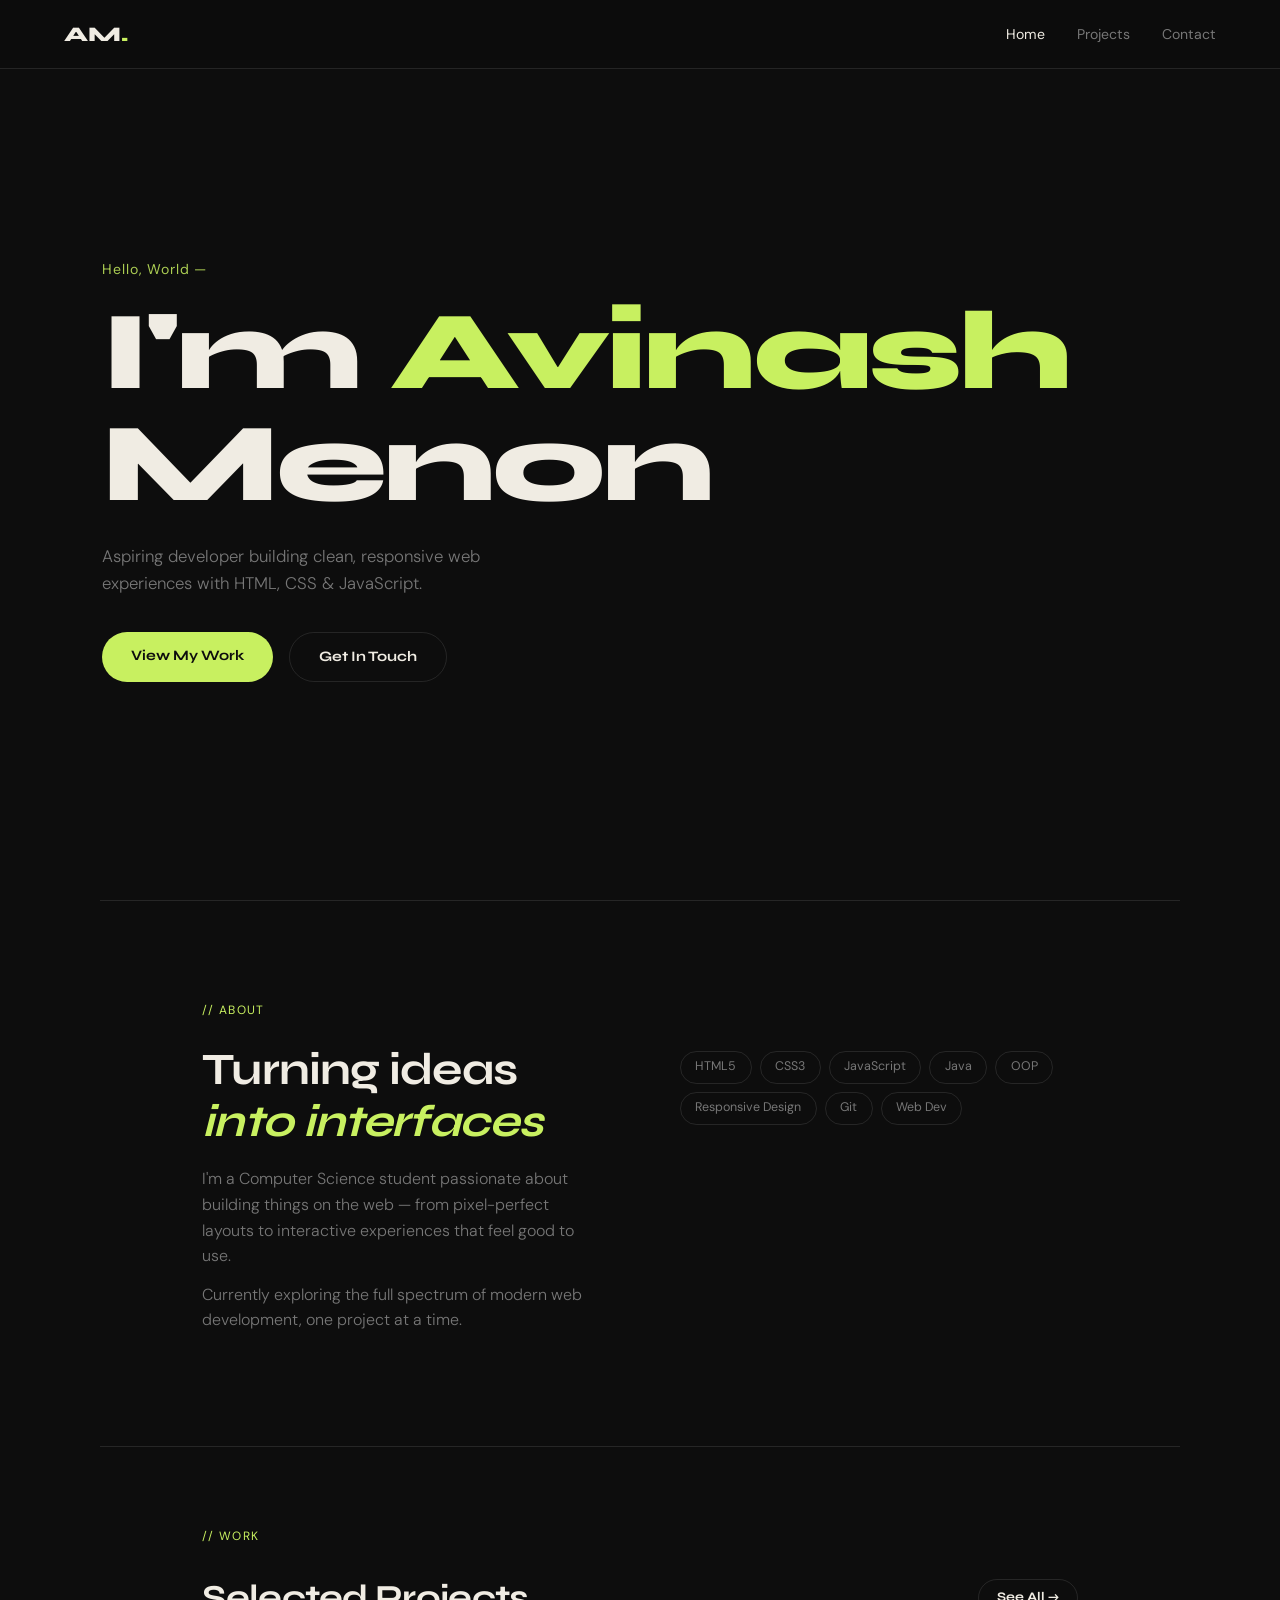
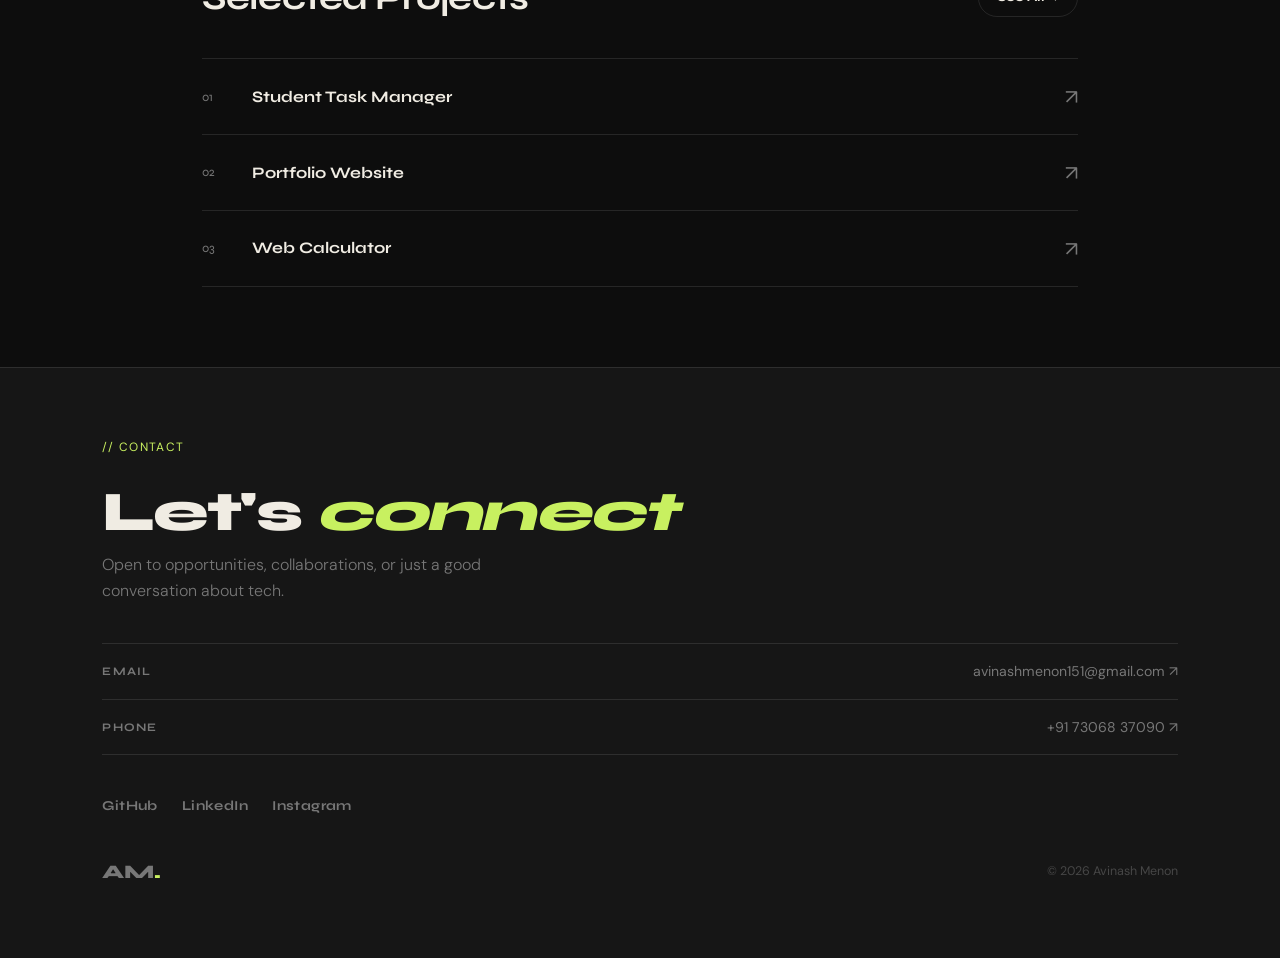
<file: index.html>
<!DOCTYPE html>
<html lang="en">
<head>
    <meta charset="UTF-8">
    <meta name="viewport" content="width=device-width, initial-scale=1.0">
    <title>Avinash Menon | Developer</title>
    <link rel="stylesheet" href="style.css">
    <link rel="preconnect" href="https://fonts.googleapis.com">
    <link href="https://fonts.googleapis.com/css2?family=Syne:wght@700;800&family=DM+Sans:wght@300;400&display=swap" rel="stylesheet">
</head>
<body>

    <nav>
        <div class="logo">AM<span class="accent">.</span></div>
        <ul>
            <li><a href="index.html" class="active">Home</a></li>
            <li><a href="projects.html">Projects</a></li>
            <li><a href="#contact">Contact</a></li>
        </ul>
    </nav>

    <section class="hero">
        <p class="eyebrow">Hello, World —</p>
        <h1>I'm <span class="accent">Avinash</span><br>Menon</h1>
        <p class="hero-sub">Aspiring developer building clean, responsive web experiences with HTML, CSS &amp; JavaScript.</p>
        <div class="cta-row">
            <a href="projects.html" class="btn-fill">View My Work</a>
            <a href="#contact" class="btn-outline">Get In Touch</a>
        </div>
    </section>

    <section class="about" id="about">
        <div class="section-label">// About</div>
        <div class="about-grid">
            <div>
                <h2>Turning ideas<br><em>into interfaces</em></h2>
                <p>I'm a Computer Science student passionate about building things on the web — from pixel-perfect layouts to interactive experiences that feel good to use.</p>
                <p>Currently exploring the full spectrum of modern web development, one project at a time.</p>
            </div>
            <div class="skills">
                <span>HTML5</span>
                <span>CSS3</span>
                <span>JavaScript</span>
                <span>Java</span>
                <span>OOP</span>
                <span>Responsive Design</span>
                <span>Git</span>
                <span>Web Dev</span>
            </div>
        </div>
    </section>

    <section class="teaser">
        <div class="section-label">// Work</div>
        <div class="teaser-header">
            <h2>Selected Projects</h2>
            <a href="projects.html" class="btn-outline small">See All →</a>
        </div>
        <div class="teaser-list">
            <a href="projects.html" class="teaser-item">
                <span class="num">01</span>
                <span class="teaser-title">Student Task Manager</span>
                <span class="arrow">↗</span>
            </a>
            <a href="projects.html" class="teaser-item">
                <span class="num">02</span>
                <span class="teaser-title">Portfolio Website</span>
                <span class="arrow">↗</span>
            </a>
            <a href="projects.html" class="teaser-item">
                <span class="num">03</span>
                <span class="teaser-title">Web Calculator</span>
                <span class="arrow">↗</span>
            </a>
        </div>
    </section>

    <footer id="contact">
        <div class="section-label">// Contact</div>
        <h2>Let's <em>connect</em></h2>
        <p class="footer-sub">Open to opportunities, collaborations, or just a good conversation about tech.</p>
        <div class="contact-links">
            <a href="mailto:avinashmenon151@gmail.com" class="contact-row">
                <span class="clabel">Email</span>
                <span>avinashmenon151@gmail.com ↗</span>
            </a>
            <a href="tel:+917306837090" class="contact-row">
                <span class="clabel">Phone</span>
                <span>+91 73068 37090 ↗</span>
            </a>
        </div>
        <div class="social-row">
            <a href="https://github.com/avinashmenon151-art" target="_blank" rel="noopener">GitHub</a>
            <a href="https://www.linkedin.com/in/avinash-menon-6976b7378/" target="_blank" rel="noopener">LinkedIn</a>
            <a href="https://www.instagram.com/avinash15" target="_blank" rel="noopener">Instagram</a>
        </div>
        <div class="footer-bottom">
            <span class="logo">AM<span class="accent">.</span></span>
            <span class="copy">© 2026 Avinash Menon</span>
        </div>
    </footer>

</body>
</html>
</file>
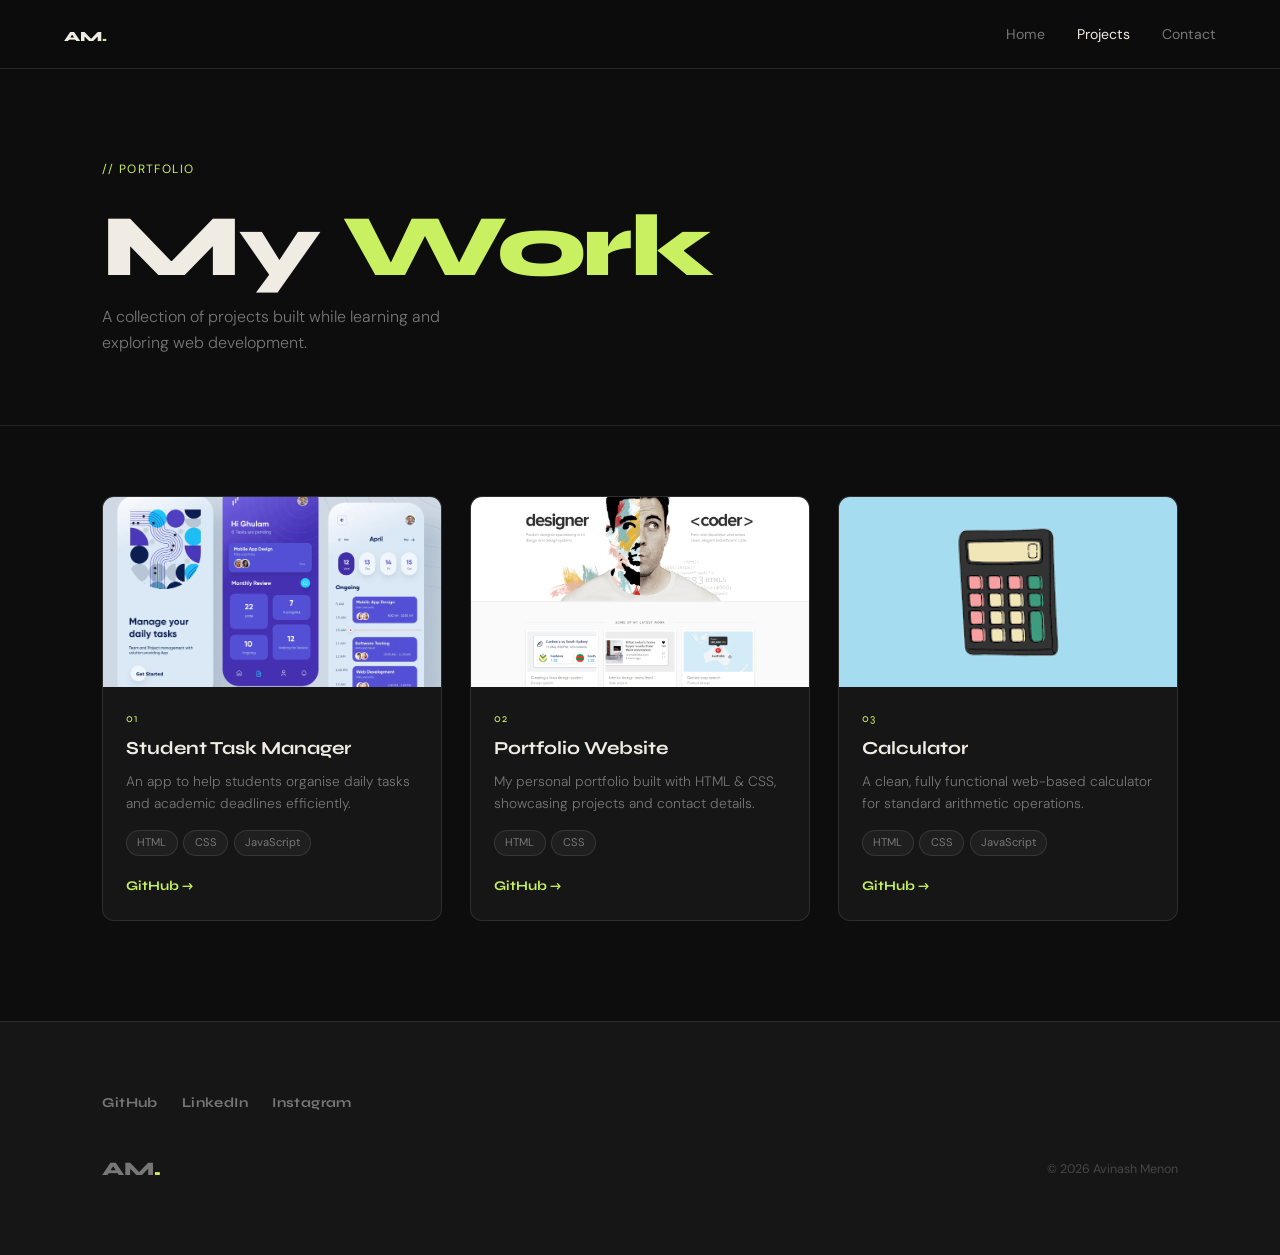
<file: projects.html>
<!DOCTYPE html>
<html lang="en">
<head>
    <meta charset="UTF-8">
    <meta name="viewport" content="width=device-width, initial-scale=1.0">
    <title>Projects | Avinash Menon</title>
    <link rel="stylesheet" href="style.css">
    <link rel="preconnect" href="https://fonts.googleapis.com">
    <link href="https://fonts.googleapis.com/css2?family=Syne:wght@700;800&family=DM+Sans:wght@300;400&display=swap" rel="stylesheet">
</head>
<body>

    <nav>
        <div class="logo"><a href="index.html">AM<span class="accent">.</span></a></div>
        <ul>
            <li><a href="index.html">Home</a></li>
            <li><a href="projects.html" class="active">Projects</a></li>
            <li><a href="index.html#contact">Contact</a></li>
        </ul>
    </nav>

    <section class="page-header">
        <div class="section-label">// Portfolio</div>
        <h1>My <span class="accent">Work</span></h1>
        <p>A collection of projects built while learning and exploring web development.</p>
    </section>

    <section class="projects">
        <div class="project-grid">

            <article class="card">
                <div class="card-img">
                    <img src="images/taskmanager.webp" alt="Student Task Manager" loading="lazy">
                    <div class="card-overlay">
                        <a href="https://github.com/avinashmenon151-art" target="_blank" rel="noopener" class="overlay-btn">View on GitHub ↗</a>
                    </div>
                </div>
                <div class="card-body">
                    <span class="num">01</span>
                    <h3>Student Task Manager</h3>
                    <p>An app to help students organise daily tasks and academic deadlines efficiently.</p>
                    <div class="tags">
                        <span>HTML</span><span>CSS</span><span>JavaScript</span>
                    </div>
                    <a href="https://github.com/avinashmenon151-art" target="_blank" rel="noopener" class="card-link">GitHub →</a>
                </div>
            </article>

            <article class="card">
                <div class="card-img">
                    <img src="images/example.png" alt="Portfolio Website" loading="lazy">
                    <div class="card-overlay">
                        <a href="https://github.com/avinashmenon151-art" target="_blank" rel="noopener" class="overlay-btn">View on GitHub ↗</a>
                    </div>
                </div>
                <div class="card-body">
                    <span class="num">02</span>
                    <h3>Portfolio Website</h3>
                    <p>My personal portfolio built with HTML &amp; CSS, showcasing projects and contact details.</p>
                    <div class="tags">
                        <span>HTML</span><span>CSS</span>
                    </div>
                    <a href="https://github.com/avinashmenon151-art" target="_blank" rel="noopener" class="card-link">GitHub →</a>
                </div>
            </article>

            <article class="card">
                <div class="card-img">
                    <img src="images/calc.png" alt="Calculator" loading="lazy">
                    <div class="card-overlay">
                        <a href="https://github.com/avinashmenon151-art" target="_blank" rel="noopener" class="overlay-btn">View on GitHub ↗</a>
                    </div>
                </div>
                <div class="card-body">
                    <span class="num">03</span>
                    <h3>Calculator</h3>
                    <p>A clean, fully functional web-based calculator for standard arithmetic operations.</p>
                    <div class="tags">
                        <span>HTML</span><span>CSS</span><span>JavaScript</span>
                    </div>
                    <a href="https://github.com/avinashmenon151-art" target="_blank" rel="noopener" class="card-link">GitHub →</a>
                </div>
            </article>

        </div>
    </section>

    <footer>
        <div class="social-row">
            <a href="https://github.com/avinashmenon151-art" target="_blank" rel="noopener">GitHub</a>
            <a href="https://www.linkedin.com/in/avinash-menon-6976b7378/" target="_blank" rel="noopener">LinkedIn</a>
            <a href="https://www.instagram.com/avinash15" target="_blank" rel="noopener">Instagram</a>
        </div>
        <div class="footer-bottom">
            <span class="logo">AM<span class="accent">.</span></span>
            <span class="copy">© 2026 Avinash Menon</span>
        </div>
    </footer>

</body>
</html>
</file>
<file: style.css>
/* ===========================
   AVINASH MENON — PORTFOLIO
   =========================== */

/* --- Variables --- */
:root {
    --bg:       #0d0d0d;
    --bg2:      #161616;
    --fg:       #f0ece3;
    --muted:    #777;
    --accent:   #c8f060;
    --border:   rgba(255,255,255,0.1);
    --head:     'Syne', sans-serif;
    --body:     'DM Sans', sans-serif;
    --max:      1080px;
}

/* --- Reset --- */
*, *::before, *::after { box-sizing: border-box; margin: 0; padding: 0; }
html { scroll-behavior: smooth; }
body { background: var(--bg); color: var(--fg); font-family: var(--body); font-size: 16px; line-height: 1.6; -webkit-font-smoothing: antialiased; }
img { display: block; max-width: 100%; }
ul { list-style: none; }
a { color: inherit; text-decoration: none; }

/* --- Common --- */
.accent { color: var(--accent); }
.section-label { font-size: 0.75rem; letter-spacing: 0.12em; text-transform: uppercase; color: var(--accent); margin-bottom: 1.5rem; }

/* --- Buttons --- */
.btn-fill {
    display: inline-block;
    background: var(--accent);
    color: #0d0d0d;
    font-family: var(--head);
    font-weight: 700;
    font-size: 0.9rem;
    padding: 0.8rem 1.8rem;
    border-radius: 50px;
    transition: background 0.2s, transform 0.2s;
}
.btn-fill:hover { background: #d8ff70; transform: translateY(-2px); }

.btn-outline {
    display: inline-block;
    border: 1px solid var(--border);
    color: var(--fg);
    font-family: var(--head);
    font-weight: 700;
    font-size: 0.9rem;
    padding: 0.8rem 1.8rem;
    border-radius: 50px;
    transition: border-color 0.2s, color 0.2s, transform 0.2s;
}
.btn-outline:hover { border-color: var(--accent); color: var(--accent); transform: translateY(-2px); }
.btn-outline.small { padding: 0.45rem 1.1rem; font-size: 0.82rem; }

/* --- Navbar --- */
nav {
    position: fixed;
    top: 0; left: 0; right: 0;
    z-index: 100;
    display: flex;
    align-items: center;
    justify-content: space-between;
    padding: 1.1rem 5%;
    background: rgba(13,13,13,0.88);
    backdrop-filter: blur(10px);
    border-bottom: 1px solid var(--border);
}

nav .logo {
    font-family: var(--head);
    font-weight: 800;
    font-size: 1.3rem;
}
nav .logo a { color: inherit; }

nav ul { display: flex; gap: 2rem; }
nav a {
    font-size: 0.88rem;
    color: var(--muted);
    transition: color 0.2s;
}
nav a:hover, nav a.active { color: var(--fg); }

/* --- Hero --- */
.hero {
    min-height: 100vh;
    display: flex;
    flex-direction: column;
    justify-content: center;
    padding: 120px 8% 80px;
    animation: fadeUp 0.7s ease both;
}

.eyebrow { font-size: 0.88rem; color: var(--accent); letter-spacing: 0.06em; margin-bottom: 1rem; opacity: 0.85; }

.hero h1 {
    font-family: var(--head);
    font-weight: 800;
    font-size: clamp(3.2rem, 9vw, 7rem);
    line-height: 1;
    letter-spacing: -0.03em;
    margin-bottom: 1.4rem;
}

.hero-sub {
    font-size: 1.05rem;
    color: var(--muted);
    max-width: 460px;
    font-weight: 300;
    margin-bottom: 2.2rem;
}

.cta-row { display: flex; gap: 1rem; flex-wrap: wrap; }

/* --- About --- */
.about {
    padding: 100px 8%;
    border-top: 1px solid var(--border);
    max-width: var(--max);
    margin: 0 auto;
    width: 100%;
}

.about-grid {
    display: grid;
    grid-template-columns: 1fr 1fr;
    gap: 5rem;
    align-items: start;
}

.about h2 {
    font-family: var(--head);
    font-weight: 700;
    font-size: clamp(1.8rem, 3.5vw, 2.8rem);
    line-height: 1.15;
    letter-spacing: -0.02em;
    margin-bottom: 1.2rem;
}
.about h2 em { color: var(--accent); font-style: italic; }
.about p { color: var(--muted); font-weight: 300; margin-bottom: 0.8rem; max-width: 400px; }

.skills { display: flex; flex-wrap: wrap; gap: 0.5rem; padding-top: 0.4rem; }
.skills span {
    border: 1px solid var(--border);
    color: var(--muted);
    font-size: 0.78rem;
    padding: 0.35rem 0.9rem;
    border-radius: 50px;
    transition: border-color 0.2s, color 0.2s;
}
.skills span:hover { border-color: var(--accent); color: var(--accent); }

/* --- Teaser --- */
.teaser {
    padding: 80px 8%;
    border-top: 1px solid var(--border);
    max-width: var(--max);
    margin: 0 auto;
    width: 100%;
}

.teaser-header {
    display: flex;
    align-items: center;
    justify-content: space-between;
    margin-bottom: 2rem;
}
.teaser-header h2 {
    font-family: var(--head);
    font-weight: 700;
    font-size: clamp(1.6rem, 3vw, 2.2rem);
    letter-spacing: -0.02em;
}

.teaser-list { display: flex; flex-direction: column; }

.teaser-item {
    display: flex;
    align-items: center;
    gap: 1.5rem;
    padding: 1.3rem 0;
    border-bottom: 1px solid var(--border);
    color: var(--fg);
    transition: color 0.2s;
}
.teaser-item:first-child { border-top: 1px solid var(--border); }
.teaser-item:hover { color: var(--accent); }
.teaser-item:hover .arrow { transform: translate(3px,-3px); }

.num { font-family: var(--head); font-size: 0.78rem; color: var(--muted); min-width: 26px; }
.teaser-title { flex: 1; font-family: var(--head); font-weight: 700; font-size: 1rem; }
.arrow { font-size: 1.3rem; color: var(--muted); transition: transform 0.2s, color 0.2s; }
.teaser-item:hover .arrow { color: var(--accent); }

/* --- Page Header (projects page) --- */
.page-header {
    padding: 160px 8% 70px;
    border-bottom: 1px solid var(--border);
    animation: fadeUp 0.7s ease both;
}
.page-header h1 {
    font-family: var(--head);
    font-weight: 800;
    font-size: clamp(3rem, 8vw, 5.5rem);
    line-height: 1;
    letter-spacing: -0.03em;
    margin-bottom: 0.8rem;
}
.page-header p { color: var(--muted); font-weight: 300; max-width: 400px; }

/* --- Project Cards --- */
.projects { padding: 70px 8% 100px; }

.project-grid {
    display: grid;
    grid-template-columns: repeat(auto-fill, minmax(300px, 1fr));
    gap: 1.8rem;
    max-width: var(--max);
    margin: 0 auto;
}

.card {
    background: var(--bg2);
    border: 1px solid var(--border);
    border-radius: 12px;
    overflow: hidden;
    transition: border-color 0.2s, transform 0.2s;
}
.card:hover { border-color: rgba(200,240,96,0.35); transform: translateY(-4px); }

.card-img {
    position: relative;
    overflow: hidden;
    aspect-ratio: 16/9;
    background: #1a1a1a;
}
.card-img img {
    width: 100%;
    height: 100%;
    object-fit: cover;
    transition: transform 0.45s ease;
}
.card:hover .card-img img { transform: scale(1.05); }

.card-overlay {
    position: absolute;
    inset: 0;
    background: rgba(13,13,13,0.72);
    display: flex;
    align-items: center;
    justify-content: center;
    opacity: 0;
    transition: opacity 0.25s;
}
.card:hover .card-overlay { opacity: 1; }

.overlay-btn {
    border: 1px solid var(--accent);
    color: var(--accent);
    padding: 0.55rem 1.2rem;
    border-radius: 50px;
    font-family: var(--head);
    font-size: 0.82rem;
    font-weight: 700;
    transition: background 0.2s, color 0.2s;
}
.overlay-btn:hover { background: var(--accent); color: #0d0d0d; }

.card-body { padding: 1.4rem; }
.card-body .num { font-size: 0.72rem; font-family: var(--head); color: var(--accent); letter-spacing: 0.1em; display: block; margin-bottom: 0.4rem; }
.card-body h3 { font-family: var(--head); font-size: 1.15rem; font-weight: 700; margin-bottom: 0.5rem; }
.card-body p { font-size: 0.86rem; color: var(--muted); font-weight: 300; margin-bottom: 1rem; line-height: 1.55; }

.tags { display: flex; flex-wrap: wrap; gap: 0.35rem; margin-bottom: 1rem; }
.tags span {
    background: #1f1f1f;
    border: 1px solid var(--border);
    color: var(--muted);
    font-size: 0.7rem;
    padding: 0.2rem 0.65rem;
    border-radius: 50px;
}

.card-link {
    font-family: var(--head);
    font-size: 0.83rem;
    font-weight: 700;
    color: var(--accent);
    transition: letter-spacing 0.2s;
}
.card-link:hover { letter-spacing: 0.05em; }

/* --- Footer --- */
footer {
    background: var(--bg2);
    border-top: 1px solid var(--border);
    padding: 70px 8%;
}

footer h2 {
    font-family: var(--head);
    font-weight: 800;
    font-size: clamp(2rem, 5vw, 3.5rem);
    letter-spacing: -0.03em;
    line-height: 1.1;
    margin-bottom: 0.6rem;
}
footer h2 em { color: var(--accent); font-style: italic; }
.footer-sub { color: var(--muted); font-weight: 300; max-width: 380px; margin-bottom: 2.5rem; }

.contact-links { border-top: 1px solid var(--border); margin-bottom: 2.5rem; }
.contact-row {
    display: flex;
    justify-content: space-between;
    align-items: center;
    padding: 1rem 0;
    border-bottom: 1px solid var(--border);
    color: var(--muted);
    font-size: 0.88rem;
    transition: color 0.2s;
    gap: 1rem;
}
.contact-row:hover { color: var(--accent); }
.clabel {
    font-family: var(--head);
    font-weight: 700;
    font-size: 0.72rem;
    text-transform: uppercase;
    letter-spacing: 0.1em;
    min-width: 55px;
}

.social-row { display: flex; gap: 1.5rem; margin-bottom: 2.5rem; flex-wrap: wrap; }
.social-row a {
    font-family: var(--head);
    font-size: 0.85rem;
    font-weight: 700;
    color: var(--muted);
    transition: color 0.2s;
    letter-spacing: 0.03em;
}
.social-row a:hover { color: var(--accent); }

.footer-bottom { display: flex; align-items: center; justify-content: space-between; flex-wrap: wrap; gap: 0.8rem; }
.footer-bottom .logo { font-family: var(--head); font-weight: 800; font-size: 1.2rem; color: var(--muted); }
.copy { font-size: 0.78rem; color: var(--muted); opacity: 0.5; }

/* --- Animation --- */
@keyframes fadeUp {
    from { opacity: 0; transform: translateY(24px); }
    to   { opacity: 1; transform: translateY(0); }
}

/* --- Responsive --- */
@media (max-width: 720px) {
    .about-grid { grid-template-columns: 1fr; gap: 2.5rem; }
    nav ul { gap: 1.2rem; }
    .cta-row { flex-direction: column; }
    .btn-fill, .btn-outline { text-align: center; }
    .teaser-header { flex-direction: column; align-items: flex-start; gap: 0.8rem; }
    .contact-row { flex-direction: column; align-items: flex-start; gap: 0.2rem; }
    .footer-bottom { flex-direction: column; align-items: flex-start; }
    .page-header { padding: 130px 6% 50px; }
    .about, .teaser { padding-left: 6%; padding-right: 6%; }
    .hero { padding-left: 6%; padding-right: 6%; }
    .projects { padding-left: 6%; padding-right: 6%; }
    footer { padding-left: 6%; padding-right: 6%; }
}

@media (max-width: 480px) {
    .project-grid { grid-template-columns: 1fr; }
    nav ul { display: none; }
}
</file>
